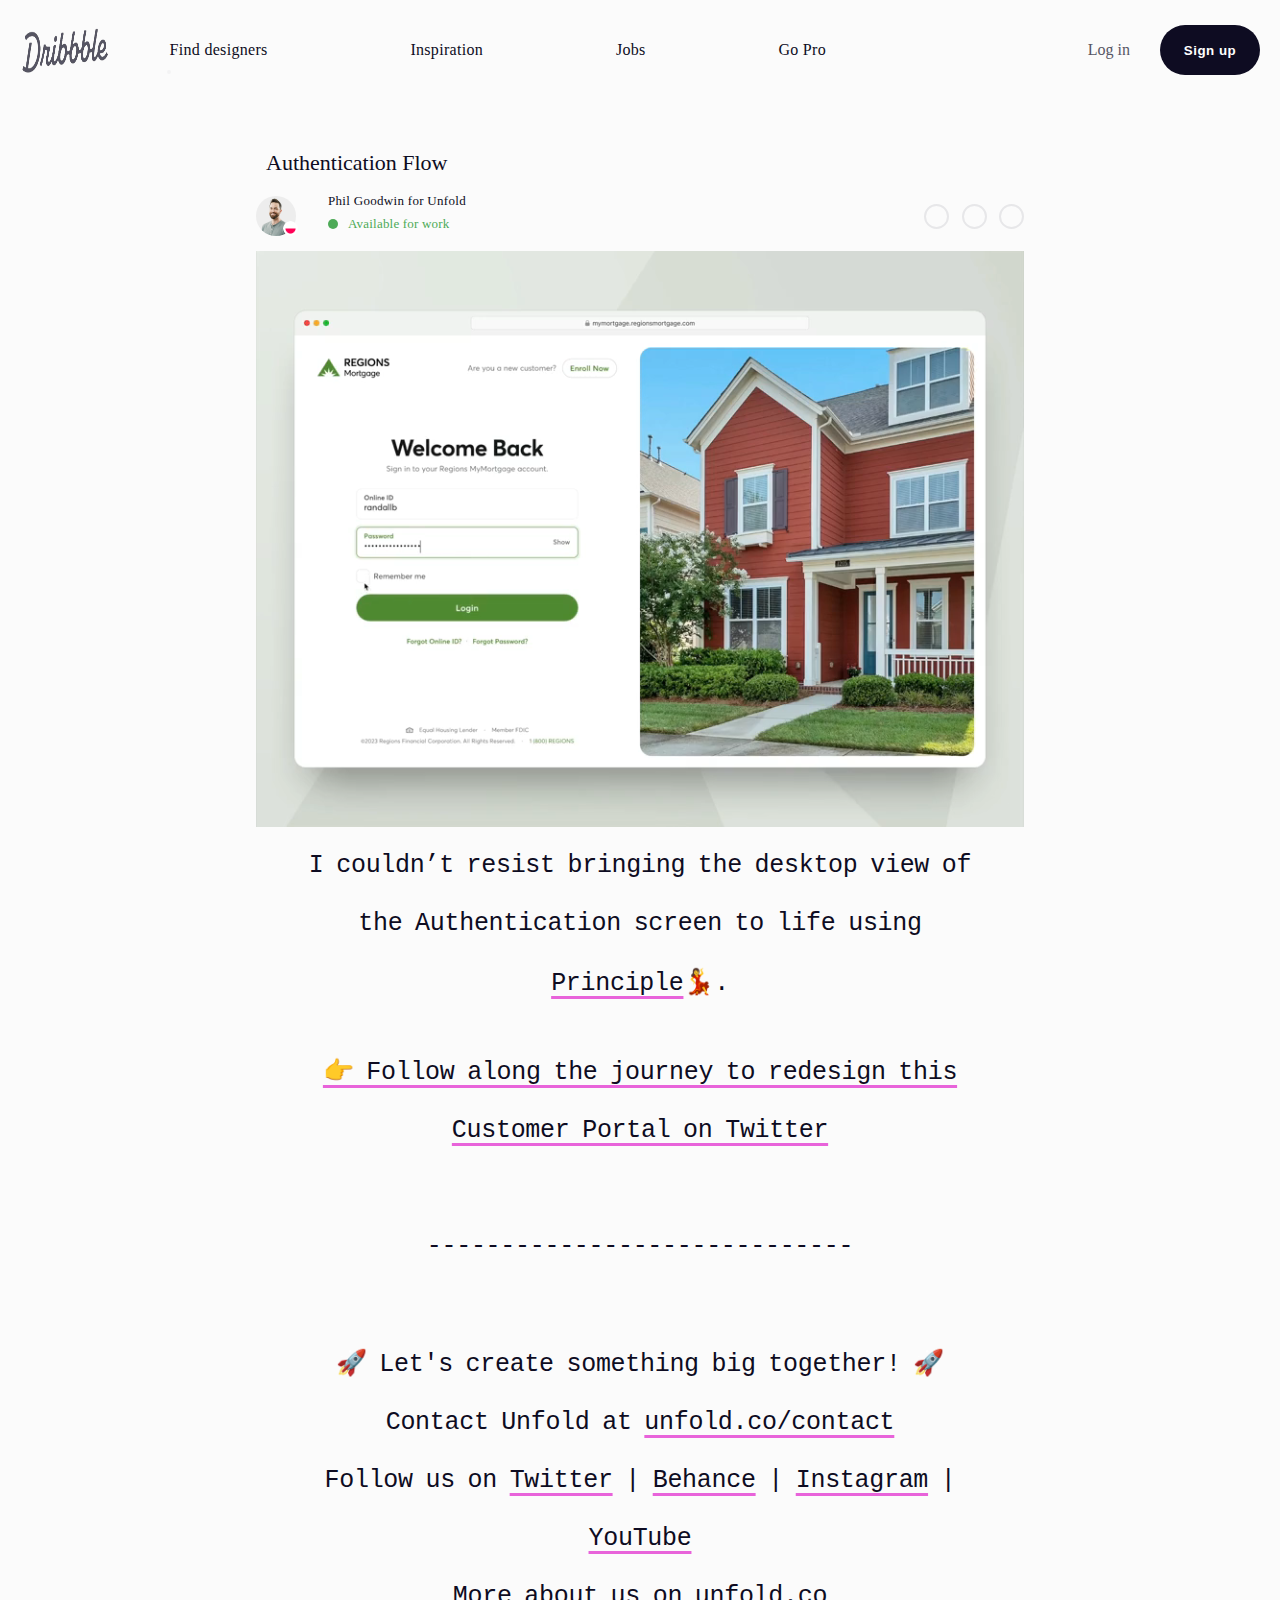
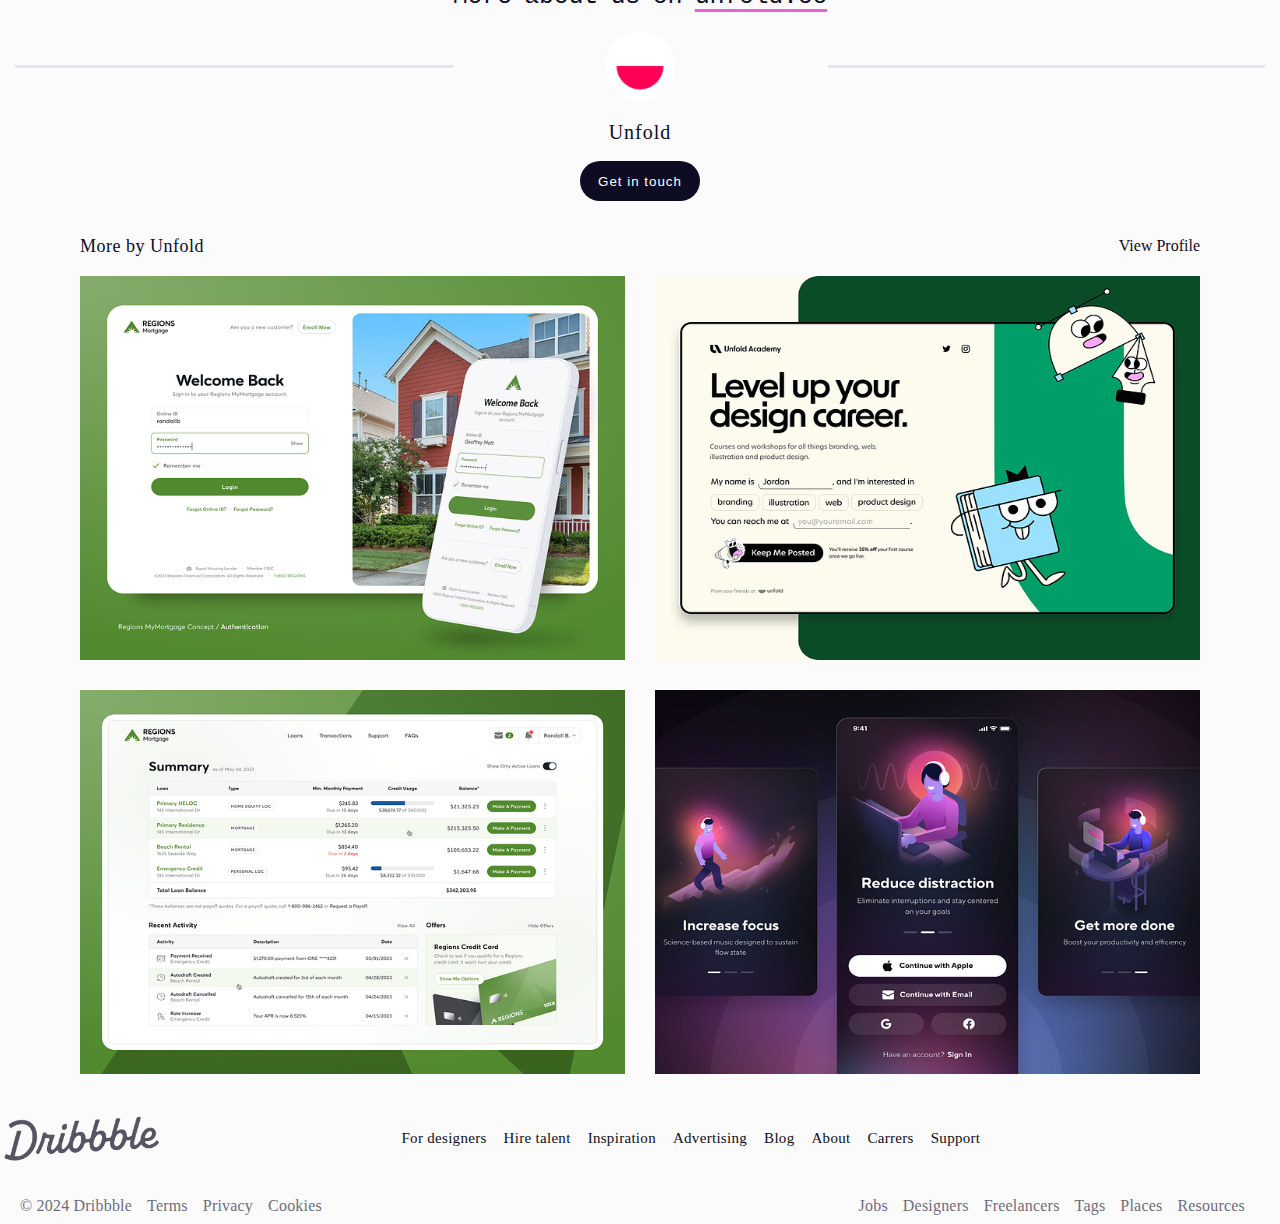
<file: index.html>
<!DOCTYPE html>
<html lang="en">
<head>
    <meta charset="UTF-8">
    <title>Dribble</title>
    
    <link rel="icon" type="images/png" href="images/Fav_Icon/favicon.png" /> 
    
   <link rel="stylesheet" href="style.css"/>
   
   <link rel="stylesheet" href="https://cdnjs.cloudflare.com/ajax/libs/font-awesome/6.6.0/css/all.min.css" integrity="sha512-Kc323vGBEqzTmouAECnVceyQqyqdsSiqLQISBL29aUW4U/M7pSPA/gEUZQqv1cwx4OnYxTxve5UMg5GT6L4JJg==" crossorigin="anonymous" referrerpolicy="no-referrer" />
    
</head>

<body>



<div class="navbar">
    
<div class="one">

<div class="lines">
<div></div>  
<div></div>  
<div></div>
</div>

<div class="logo">
<img src="images/Logo/logo.png" alt="Logo Image"/>    
</div>


<ul>

<li class="dropdown_main">
<a class="dropdown_title_center" href="#">Find designers <i class="fa-solid fa-angle-down dropdown_arrow"></i> 
</a>  

<div class="dropdown_content">

<div>
<a href="#">
<p class="drop_title">Design search</p>
<p class="drop_para">Quickly find your next designer</p>    
</a>
</div>

<div>
<a href="#">
<p class="drop_title">Post a job</p>
<p class="drop_para">The #1 job board for design talent</p>    
</a>
</div>
    


</div> 
   
</li>
    
<li><a href="#">Inspiration</a></li> 

<li><a href="#">Jobs</a></li> 

<li><a href="#">Go Pro</a></li>    
    
    
</ul>



    
</div>    
    
 
 
 
<div class="two">
<i class="fa-solid fa-magnifying-glass search_icon"></i>    

<a class="link" href="Login/login.html">Log in</a>


<a href="Signup/signup.html">
<button>Sign up</button>
</a>

    
</div> 
 
 

</div>







<div class="nav_content">

<ul>
    
<li><a href="#">Find designers</a></li>    


<div class="sub_links">

<div></div>

<div class="sub_link">
<li><a href="#">
<p>Designer search</p>
<p>Quickly find your next designer</p>
</a>
</li> 


<li><a href="#">
<p>Post a job</p>
<p>The #1 job board for design talent</p>
</a>
</li>    
</div>
     
</div>    




<li><a href="#">Inspiration</a></li>


<li><a href="#">Jobs</a></li>


<li><a href="#">Go Pro</a></li>


<div class="ruler"></div>



<li><a href="Login/login.html">Log in</a></li>

    
    
</ul>
    
</div>







<div class="content_video">

<h2>Authentication Flow</h2>

<div class="profile">

<div class="one">
    
<div class="image">
<img class="pic" src="images/Profile/profile.png" alt="Profile Picture"/>

<img class="half_circle" src="images/Content/half_circle.png" alt="Half Circle">    
</div>  


<div class="name">
<p>Phil Goodwin <span class="weight">for</span> Unfold</p>  

<div class="circle_container">
<div class="main_circle"></div>

<p>Available for work</p>
</div>  
</div>
  
</div>


<div class="two">
    
<div class="icon">
<i class="fa-regular fa-heart video_icon"></i>    
</div>    


<div class="icon">
<i class="fa-regular fa-bookmark video_icon"></i>  
</div>    


<div class="icon">
<i class="fa-regular fa-envelope video_icon"></i>  
</div>    
    
</div>
    
</div>


<!------------------------------------>

<div class="video_container">

<video class="login_video" loop autoplay muted poster="images/Video_Image/preview.jpg">
  <source src="Videos/login_video.mp4" type="video/mp4">
      
</video>

</div>

<!------------------------------------>

<div class="para">
<pre>
I couldn’t resist bringing the desktop view of

the Authentication screen to life using

<a class="pink" href="#">Principle</a>💃.


<a class="pink" href="#">👉 Follow along the journey to redesign this</a>

<a class="pink" href="#">Customer Portal on Twitter</a>



-----------------------------



🚀 Let's create something big together! 🚀

Contact Unfold at <a class="pink" href="#">unfold.co/contact</a>

Follow us on <a class="pink" href="#">Twitter</a> | <a class="pink" href="#">Behance</a> | <a class="pink" href="#">Instagram</a> |

<a class="pink" href="#">YouTube</a>

More about us on <a class="pink" href="#">unfold.co</a>
</pre>
</div>

<!------------------------------------>


<div class="divider">
    
<div></div>
    
<img src="images/Content/half_circle.png" alt="Half Circle"/> 

<div></div>
   
</div>

<!------------------------------------>


<div class="touch">

<p>Unfold</p>

<button>Get in touch</button>
    
</div>

<!------------------------------------>


<div class="view_profile">
    
<p>More by Unfold</p>

<a href="#">View Profile</a>  
  
</div>


<!------------------------------------>


<div class="photos">

<div class="image">
<img src="images/Content/welcome_back.png" alt="Pictures"/>    
</div>


<div class="image">
<img src="images/Content/level_up.png" alt="Pictures"/>    
</div>


<div class="image">
<img src="images/Content/summary.png" alt="Pictures"/>    
</div>


<div class="image">
<img src="images/Content/advantages.png" alt="Pictures"/>    
</div>
 
</div>


<!------------------------------------>


<div class="footer_links">

<div class="logo">
<img src="images/Logo/logo.png" alt="Logo Image"/>    
</div>


<ul>
<li><a href="#">For designers</a></li> 
<li><a href="#">Hire talent</a></li> 
<li><a href="#">Inspiration</a></li> 
<li><a href="#">Advertising</a></li> 
<li><a href="#">Blog</a></li> 
<li><a href="#">About</a></li> 
<li><a href="#">Carrers</a></li> 
<li><a href="#">Support</a></li>    
</ul>


<div class="icons">
<i class="fa-brands fa-twitter footer_icon"></i>
<i class="fa-brands fa-square-facebook footer_icon"></i>
<i class="fa-brands fa-instagram footer_icon"></i>
<i class="fa-brands fa-pinterest footer_icon"></i>    
</div>
    
</div>


<!------------------------------------>


<div class="footer">

<ul>
<li>© 2024 Dribbble</li>    
<li><a href="#">Terms</a></li>    
<li><a href="#">Privacy</a></li>
<li><a href="#">Cookies</a></li>
</ul>


<ul>
<li><a href="#">Jobs</a></li>
<li><a href="#">Designers</a></li> 
<li><a href="#">Freelancers</a></li>
<li><a href="#">Tags</a></li>
<li><a href="#">Places</a></li>
<li><a href="#">Resources</a></li>   
</ul>

    
</div>


























    
</div>














<script src="main.js"></script>
    
</body>
</html>
</file>
<file: style.css>
*{
    margin: 0;
    padding: 0;
    box-sizing: border-box;
}

body{
    background: #fbfbfb;
}



.navbar{
    height: 100px;
    width: 330px; 
    display: flex;
    justify-content: space-between;
    align-items: center;
}

.navbar .one{
    height: 100%;
    width: 50%;
    display: flex;
    justify-content: flex-start;
    align-items: center;
}



.navbar > .one ul{
    display: none;
    position: relative;
}

.navbar > .one ul li{
    list-style: none;
}

.navbar > .one ul li a{
    text-decoration: none;
    color: #0D0C22;
    font-weight: 500;
    letter-spacing: .3px;
}

.dropdown_title_center{
    display: flex;
    justify-content: space-between;
    align-items: center;
    gap: 10px;
}

.navbar .dropdown_arrow{
    color: #0D0C22;
}

.navbar .dropdown_content{
    border: 2px solid #F3F3F4;
    border-radius: 20px;
    background: white;
    display: flex;
    flex-direction: column;
    justify-content: space-between;
    position: absolute;
    left: -3px;
    top: 70px;
    z-index: 2;  
    height: 0;  
    width: 0;
    overflow: hidden; 
    transition: .8s ease;
}

.navbar .dropdown_content .drop_title{
    color: #565563;
    font-weight: 500;
    font-size: 18px;
    margin-bottom: 5px;
}

.navbar .dropdown_content .drop_para{
    color: #3C3D4E;
    font-weight: 350;
    font-size: 15px;
}

.dropdown_main:hover .dropdown_content{
    height: 180px;
    width: 300px; 
    padding: 30px;
}

.navbar .lines{
    height: 20%;
    width: 25px;
    display: flex;
    flex-direction: column;
    justify-content: space-between;
    cursor: pointer;
    margin-right: 25px;
    position: relative;
}

.navbar .lines div{
    height: 3px;
    width: 100%;
    border-radius: 20px;
    background: #0D0C22; 
}

.navbar .lines div:nth-child(3){
    width: 70%;
}

.line_one{
   position: absolute;
   top: calc(50% - 1.5px);
   transform: rotate(45deg);
}

.line_two{
   position: absolute;
   top: calc(50% - 1.5px);
   opacity: 0; 
}

.line_three{
   position: absolute;
   width: 100% ! important;
   bottom: calc(50% - 1.5px);
   transform: rotate(-45deg);
}

.navbar .logo{
    height: 50%;
    width: 110px;
    cursor: pointer;        
}

.navbar .logo img{
    height: 100%;
    width: 100%;    
}

.navbar .two{
    height: 100%;
    width: 50%;
    display: flex;
    justify-content: flex-end;
    align-items: center;
}

.navbar .two button{
    height: 50px;
    width: 100px;
    background: #0E0C22;
    border-radius: 30px;
    color: white;
    border: none;
    font-weight: 600;
    letter-spacing: .5px;
    cursor: pointer;    
}

.navbar .two .link{
    text-decoration: none;
    color: #565564;
    font-weight: 500;
    margin-right: 30px;
    display: none;
}

.navbar .search_icon{
    font-size: 24px;
    color: #0D0C22;
    margin-right: 30px;
    cursor: pointer;
}
   

/*         Navbar Content        */

.nav_content{
    height: 375px;
    width: 100vw;
    transform: translateX(-1200px); 
    background: #fbfbfb;
    border-top: 2px solid #E7E7E9;
    padding: 0 25px;
    z-index: 2;
    position: absolute;
    opacity: 0;
    filter: brightness(.6);
    transition: .8s ease;
}

.nav_content > ul > li{
    list-style: none;
    margin-top: 20px;
}

.nav_content > ul > li > a{
    text-decoration: none;
    color: #0D0C22;
    font-weight: 600;
    letter-spacing: .3px;
}

.nav_content .sub_links{
    height: 100px;
    width: 230px;
    display: flex;
    justify-content: space-between;
    align-items: center;
    margin-top: 20px;
}

.nav_content .sub_link{
    height: 100%;
    display: flex;
    flex-direction: column;
    justify-content: space-between;
}

.nav_content .sub_links p:nth-of-type(1){
    color: #0D0B21;
    font-weight: 450;
    line-height: 22px;
}

.nav_content .sub_links p:nth-of-type(2){
    font-size: 13px;
    color: #3D3D4E;
}

.nav_content .sub_links li{
    list-style: none;
}

.nav_content .sub_links li a{
    text-decoration: none;
}

.nav_content .sub_links div:nth-child(1){
    height: 100%;
    width: 2px;
    background: #E7E7E9;    
}

.nav_content .ruler{
    height: 2px;
    width: 100%;
    background: #E6E5EA;
    margin-top: 20px;
}

.nav_content_toggle{
    transform: translateX(0);

    animation: effect 1s ease;
    
    opacity: 1;
    filter: brightness(1);
}


@keyframes effect{
  
0%{
    opacity: .3;
    filter: brightness(.6);
}

20%{
    opacity: .5;
    filter: brightness(.7);
} 

60%{
   opacity: .7; 
   filter: brightness(.8);
}


80%{
    opacity: 1;
    filter: brightness(.9);
} 


100%{
    opacity: 1;
    filter: brightness(1);
}
    
    
}


/*          Content  Video         */


.content_video{
    min-height: 400px;
    width: 100vw;
    padding: 50px 0 10px;
}

.content_video h2{
    color: #0E0C22;
    font-size: 22px;
    font-weight: 500;
    padding: 0 10px;
    word-break: break-word;
    margin-bottom: 15px;   
}

.content_video .profile{
    min-height: 10px;
    background: #fbfbfb;
    display: flex;
    justify-content: space-between;
    align-items: center;
    flex-wrap: wrap;
    position: sticky; 
    top: 0;
}


.content_video .profile .image{
    height: 40px;
    width: 40px;
    border-radius: 50%;
    position: relative;
    margin: 0 auto;
}

.content_video .profile > .one{
    height: 100%;
    width: 100%;
    display: flex;
    justify-content: space-between;
    align-items: center;
    flex-wrap: wrap;
}

.content_video .profile .pic{
    height: 100%;
    width: 100%;
    border-radius: 50%;   
}

.content_video .profile .half_circle{
    position: absolute;
    height: 15px;
    width: 15px;
    border-radius: 50%;
    bottom: 0;
    right: -2px;   
}

.content_video .profile .name{
  display: flex;
  flex-direction: column;
  justify-content: space-around;
}

.content_video .profile .name p:nth-child(1){
    color: #0D0C22;
    font-weight: 510;
    letter-spacing: .3px;
    margin-left: 8px;
    font-size: 13px;
}

.content_video .profile .name p:nth-child(2){
    color: #4DAA57;
    font-weight: 430;
    letter-spacing: .2px;
    font-size: 13px;
}

.content_video .profile .weight{
    font-weight: 420;
}

.circle_container{
  overflow: hidden;
  height: 30px;
  display: flex;
  justify-content: flex-start;
  align-items: center;
}

.main_circle{
  position: relative;
  width: 10px;
  height: 10px;
  border-radius: 50%;
  background-color: #4DAA57;
  z-index: 0;
  margin-right: 10px;
  margin-left: 8px;
}

.main_circle::after{
  position: absolute;
  top: 0;
  left: 0;
  width: 100%;
  height: 100%;
  border-radius: 50%;
  content: '';
  background-color: #4DAA57;
  z-index: -1;
  pointer-events: none;
  opacity: 0;
}

.main_circle::after{
  animation: circle 2s linear infinite;
}

@keyframes circle{
  from {
    opacity: 0.5;
  }
  to {
    transform: scale(2.5);
    opacity: 0;
  }
}


.content_video .profile > .two{
    min-height: 50px;
    width: 100px;
    display: flex;
    justify-content: space-between;
    align-items: center; 
    flex-wrap: wrap;
    margin: 0 auto;
}

.content_video .profile > .two .icon{
    height: 25px;
    width: 25px;
    border-radius: 50%;
    display: flex;
    justify-content: center;
    align-items: center;
    border: 2px solid #E7E7E9;
    cursor: pointer;
}

.content_video .profile > .two .icon:hover{
    background: #0D0C22;
}

.content_video .profile .video_icon{
    font-size: 12px;
    color: #0D0B21;
}

.content_video .profile > .two .icon:hover .video_icon{
    color: white;
}

.login_video{
    width: 100%;
    margin-top: 5px; 
}

pre{
    font-weight: 300;
    color: #0E0C22;
    word-spacing: -2px;
    letter-spacing: -.3px;
    text-align: center;
    white-space: pre-wrap;
    line-height: 25px; 
}

pre a{
    color: #0E0C22;
    text-decoration: #E863DA solid underline;
    text-decoration-thickness: 3px;
    text-underline-offset: 6px;
}

.content_video .para{
    padding: 20px 15px;
}


/*             Divider             */


.content_video .divider{
    height: 70px;
    width: 100%;
    display: flex;
    justify-content: space-between;
    align-items: center;
    padding: 0 15px;
}

.content_video .divider div{
    height: 3px;
    width: 35%;
    background: #E6E5EA;
}


.content_video .divider img{
    height: 100%;
}


/*           Get in Touch            */

.content_video .touch{
    height: 80px;
    width: 100%;
    display: flex;
    flex-direction: column;
    justify-content: space-between;
    align-items: center;
    margin-top: 20px;
}

.content_video .touch p{
    font-weight: 480;
    letter-spacing: 1px;
    font-size: 20px;
    color: #0E0C22;
}

.content_video .touch button{
    border: none;
    height: 40px;
    width: 120px;
    border-radius: 40px;
    background: #0E0C22;
    color: white;
    font-weight: 500;
    letter-spacing: 1px;
    cursor: pointer;
}


/*           View Profile            */


.content_video .view_profile{
    min-height: 50px;
    width: 100%;
    display: flex;
    justify-content: center;
    align-items: center;
    flex-wrap: wrap;
    padding: 0 15px;
    margin-top: 20px;
}

.content_video .view_profile p{
    color: #0D0C22;
    font-weight: 500;
    letter-spacing: .5px;
    font-size: 18px; 
    margin-bottom: 10px;
    text-align: center;
}

.content_video .view_profile a{
   color: #0D0C22;
   text-decoration: none;
   font-weight: 390;
   text-align: center;
}


/*              Photos              */


.content_video .photos{
   min-height: 10px;
   width: 100%;
   padding: 5px 15px;
   margin-bottom: 30px;
}

.content_video .photos > .image{
    height: 60vw;
    width: 100%;
    cursor: pointer;
    margin-bottom: 20px;  
}

.content_video .photos > .image:hover{
    transform: scale(1.03);
}

.content_video .photos > .image > img{
    height: 100%;
    width: 100%;
}


/*            Footer Links           */


.content_video .footer_links{
    min-height: 10px;
    width: 100%;
}

.content_video .footer_links .logo{
    height: 50px;
    width: 100%;
    display: flex;
    justify-content: center;
    align-items: center;
}

.content_video .footer_links .logo img{
    height: 100%;
}

.content_video .footer_links ul{
    display: flex;
    justify-content: center;
    align-items: center;
    gap: 5px;
    flex-wrap: wrap;
    min-height: 10px;
    width: 100%;
    padding: 20px;
}

.content_video .footer_links ul li{
    list-style: none;
    margin-right: 12px;
    margin-bottom: 20px;
}

.content_video .footer_links ul li a{
    text-decoration: none;
    color: #0E0C22;
    font-weight: 480;
    letter-spacing: .3px;
    font-size: 15px;
}

.content_video .footer_links .icons{
    min-height: 50px;
    width: 100%;
    display: flex;
    justify-content: center;
    align-items: center;
    flex-wrap: wrap;
}

.content_video .footer_links .footer_icon{
    font-size: 25px;
    margin-right: 15px;
    margin-bottom: 10px;
}

.content_video .footer{
    min-height: 10px;
    width: 100%;
    display: flex;
    flex-direction: column;
    justify-content: space-between;
    align-items: center;
    margin-top: 25px;
}

.content_video .footer ul{
    min-height: 10px;
    width: 100%;
    display: flex;
    justify-content: center;
    align-items: center;
    flex-wrap: wrap;
    padding: 5px 20px;
}

.content_video .footer ul:nth-child(1){
    margin-bottom: 10px;
}

.content_video .footer ul li{
    list-style: none;
    color: #6E6D7A;
    letter-spacing: .2px;
    font-weight: 300;
    margin-right: 15px;
    margin-bottom: 20px;
}

.content_video .footer ul li a{
    text-decoration: none;
    color: #6E6D7A;
    letter-spacing: .2px;
    font-weight: 300;
}


@media screen and (min-width: 218px){
 
   .content_video .profile .image{
       margin: 0;
   } 
         
}



@media screen and (min-width: 268px){
    
     .content_video .view_profile{
       display: flex;
       justify-content: space-between;
       align-items: center;
   }
   
     .content_video .view_profile p{
        margin: 0; 
     }
}






@media screen and (min-width: 330px){
   .navbar{
       width: 100vw;
   } 
}  


@media screen and (min-width: 326px){
   .content_video .profile > .one{
      width: 210px;    
   }
   
   .content_video .profile > .two{
       margin: 0;
   }

       
}


@media screen and (min-width: 366px){
    .navbar{
    padding: 0 20px; 
}    
    
}

@media screen and (min-width: 380px){
    pre{
        line-height: normal;
    }
}


@media screen and (min-width: 768px){
   
.content_video .footer_links ul li{
    margin-bottom: 0;
}

.content_video .footer ul li{
    margin-bottom: 0;
}

.content_video .photos > .image{
    margin-bottom: 0;
    height: 30vw;
}

.content_video .photos{
    display: grid;
    grid-template-columns: 1fr 1fr;
    grid-auto-rows: 1fr 1fr;
    gap: 30px;
    padding: 5px 80px;
}

.content_video .view_profile{
    padding: 0 80px; 
}

.navbar .two .link{
    display: block;
}
      
    
}





@media screen and (min-width: 1024px){
   
.content_video .footer_links{
    display: flex;
    justify-content: space-between;
    align-items: center;
}

.content_video .footer_links .logo{
    width: max-content;
} 

.content_video .footer_links .icons{
    width: max-content;
}

.content_video .footer{
    display: flex;
    flex-direction: row;
    justify-content: space-between;
    align-items: center;
}

.content_video .footer ul{
    width: max-content;
}

.content_video .footer ul:nth-child(1){
    margin-bottom: 0;
}

.navbar > .one > .lines{
    display: none;
}

.navbar > .one ul{
    width: 100%;
    height: 100%;
    margin-left: 60px;
    display: flex;
    justify-content: space-between;
    align-items: center;    
}

.navbar .one{
    width: 65%; 
}

.navbar .two{
    width: 35%;
}

.nav_content{
    display: none;
}

.content_video h2{
    width: 60%;
    margin: 0 auto 15px;   
}

.content_video .profile{
    width: 60%;
    margin: 0 auto;
}

.content_video .video_container{
    width: 60%;
    margin: 5px auto 0;
}

pre{
    font-size: 25px;
}

}
</file>
